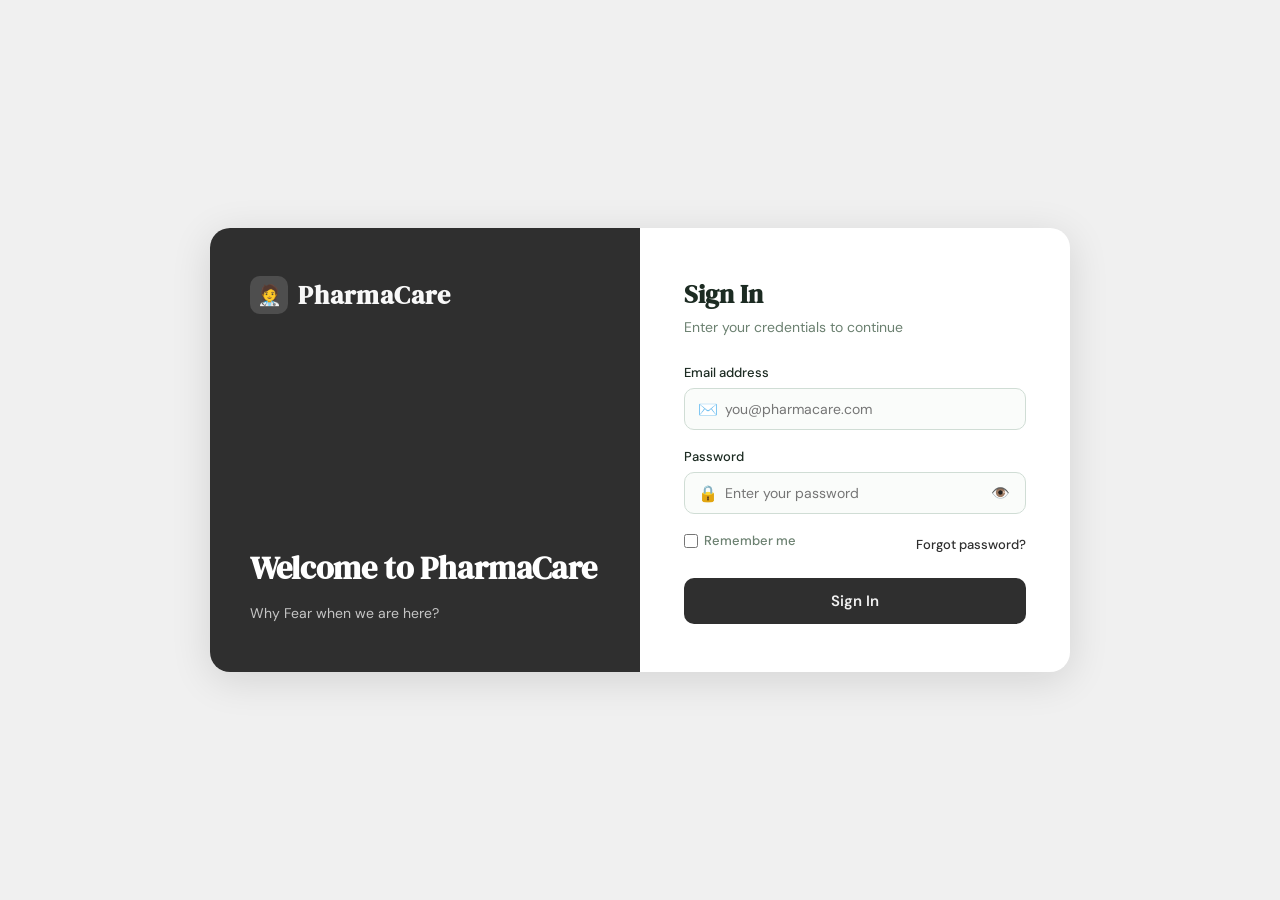
<file: frontend_pharma/login.html>
<!DOCTYPE html>
<html lang="en">
<head>
  <meta charset="UTF-8" />
  <meta name="viewport" content="width=device-width, initial-scale=1.0"/>
  <title>PharmaCare — Login</title>
  <link href="https://fonts.googleapis.com/css2?family=DM+Serif+Display&family=DM+Sans:wght@300;400;500;600&display=swap" rel="stylesheet"/>
  <link rel="stylesheet" href="login.css"/>
</head>
<body>

<div class="auth-wrapper">

  <div class="auth-panel">
    <div class="brand">
      <div class="brand-icon">🧑‍⚕️</div>
      <div class="brand-name">PharmaCare</div>
    </div>
    <div>
      <h2 class="panel-headline">Welcome to PharmaCare</h2>
      <p class="panel-sub">Why Fear when we are here?</p>
    </div>
  </div>

  <div class="auth-form-side">
    <h1 class="form-title">Sign In</h1>
    <p class="form-subtitle">Enter your credentials to continue</p>

    <div class="alert-box" id="alertBox"></div>

    <form id="loginForm" novalidate>

      <div class="field-group">
        <label for="email">Email address</label>
        <div class="input-wrap">
          <span class="icon">✉️</span>
          <input type="email" id="email"
                 placeholder="you@pharmacare.com"
                 autocomplete="username"/>
        </div>
        <div class="field-error" id="emailError">Please enter a valid email address.</div>
      </div>

      <div class="field-group">
        <label for="password">Password</label>
        <div class="input-wrap">
          <span class="icon">🔒</span>
          <input type="password" id="password"
                 placeholder="Enter your password"
                 autocomplete="current-password"/>
          <button type="button" class="toggle-pw" id="togglePw">👁️</button>
        </div>
        <div class="field-error" id="passwordError">Password must be at least 6 characters.</div>
      </div>

      <div class="form-extras">
        <label class="remember">
          <input type="checkbox" id="rememberMe"/> Remember me
        </label>
        <a href="#" class="forgot-link">Forgot password?</a>
      </div>

      <button type="submit" class="btn-login" id="submitBtn">
        <span class="btn-text">Sign In</span>
        <div class="spinner"></div>
      </button>

    </form>
  </div>

</div>

<script src="login.js"></script>
</body>
</html>
</file>
<file: frontend_pharma/login.css>
:root {
  --bg:        #ffffff;
  --card:      #ffffff;
  --primary:   #2f2f2f;
  --primary-h: #242424;
  --text:      #1c2b22;
  --muted:     #6b8070;
  --border:    #d0ddd5;
  --error:     #c0392b;
  --success:   #1a6b3c;
  --shadow:    0 8px 40px rgba(0,0,0,0.12);
}

*, *::before, *::after { box-sizing: border-box; margin: 0; padding: 0; }

body {
  font-family: 'DM Sans', sans-serif;
  min-height: 100vh;
  display: flex;
  align-items: center;
  justify-content: center;
  background: #ffffff;
  position: relative;
  overflow: hidden;
}

body::before {
  content: "";
  position: fixed;
  inset: 0;
  background-color: #f0f0f0;
  background-repeat: repeat;
  background-size: 450px;
  animation: scrollHeads 30s linear infinite;
  z-index: -1;
}
@keyframes scrollHeads {
  from { background-position: 0 0; }
  to   { background-position: 0 450px; }
}

.auth-wrapper {
  display: grid;
  grid-template-columns: 1fr 1fr;
  max-width: 860px;
  width: 92%;
  background: var(--card);
  border-radius: 20px;
  box-shadow: var(--shadow);
  overflow: hidden;
  animation: cardIn 0.5s cubic-bezier(0.22,1,0.36,1) both;
}
@keyframes cardIn {
  from { opacity: 0; transform: translateY(20px) scale(0.98); }
  to   { opacity: 1; transform: translateY(0) scale(1); }
}

.auth-panel {
  background: var(--primary);
  padding: 48px 40px;
  display: flex;
  flex-direction: column;
  justify-content: space-between;
  gap: 32px;
}
.brand { display: flex; align-items: center; gap: 10px; }
.brand-icon {
  width: 38px; height: 38px;
  background: rgba(255,255,255,0.15);
  border-radius: 10px;
  display: flex; align-items: center; justify-content: center;
  font-size: 20px;
}
.brand-name {
  font-family: 'DM Serif Display', serif;
  font-size: 26px; font-weight: 600;
  letter-spacing: 1px; color: #f8f8f8;
}
.panel-headline {
  font-family: 'DM Serif Display', serif;
  font-size: 32px; margin-bottom: 12px; color: #ffffff;
}
.panel-sub { font-size: 14px; opacity: 0.85; line-height: 1.6; color: #e0e0e0; }

.auth-form-side {
  padding: 48px 44px;
  display: flex;
  flex-direction: column;
  justify-content: center;
}
.form-title {
  font-family: 'DM Serif Display', serif;
  font-size: 26px; color: var(--text); margin-bottom: 6px;
}
.form-subtitle { font-size: 14px; color: var(--muted); margin-bottom: 28px; }

.field-group { margin-bottom: 18px; }
label { display: block; font-size: 13px; font-weight: 500; color: var(--text); margin-bottom: 7px; }
.input-wrap { position: relative; }
.input-wrap .icon {
  position: absolute; left: 14px; top: 50%;
  transform: translateY(-50%); font-size: 16px;
  pointer-events: none; color: var(--muted);
}
input[type="email"],
input[type="password"],
input[type="text"] {
  width: 100%;
  padding: 11px 14px 11px 40px;
  border: 1.5px solid var(--border);
  border-radius: 10px;
  font-family: 'DM Sans', sans-serif;
  font-size: 14px; color: var(--text);
  background: #fafcfa;
  transition: border-color 0.2s, box-shadow 0.2s;
  outline: none;
}
input:focus {
  border-color: var(--primary);
  box-shadow: 0 0 0 3px rgba(47,47,47,0.08);
  background: #fff;
}
input.error-input {
  border-color: var(--error);
  box-shadow: 0 0 0 3px rgba(192,57,43,0.1);
}
.toggle-pw {
  position: absolute; right: 12px; top: 50%;
  transform: translateY(-50%);
  background: none; border: none;
  cursor: pointer; font-size: 15px;
  color: var(--muted); padding: 4px;
}

.field-error {
  font-size: 12px; color: var(--error);
  margin-top: 5px; display: none;
  animation: fadeIn 0.2s ease;
}

.alert-box {
  padding: 12px 14px; border-radius: 10px;
  font-size: 13px; margin-bottom: 18px;
  display: none; animation: fadeIn 0.2s ease;
}
.alert-box.error   { background: #fdecea; color: var(--error);   border: 1px solid #f5c6c2; }
.alert-box.success { background: #e8f5ee; color: var(--success); border: 1px solid #b2dcc2; }

@keyframes fadeIn {
  from { opacity: 0; transform: translateY(-4px); }
  to   { opacity: 1; transform: translateY(0); }
}

.form-extras {
  display: flex; align-items: center;
  justify-content: space-between;
  margin-bottom: 22px; font-size: 13px;
}
.remember { display: flex; align-items: center; gap: 6px; color: var(--muted); cursor: pointer; }
.remember input[type="checkbox"] { accent-color: var(--primary); width: 14px; height: 14px; }
.forgot-link { color: var(--primary); text-decoration: none; font-weight: 500; }
.forgot-link:hover { text-decoration: underline; }

.btn-login {
  width: 100%; padding: 13px;
  background: var(--primary); color: #f0f0f0;
  border: none; border-radius: 10px;
  font-family: 'DM Sans', sans-serif;
  font-size: 15px; font-weight: 600;
  cursor: pointer;
  transition: background 0.2s, transform 0.15s;
}
.btn-login:hover:not(:disabled) { background: var(--primary-h); }
.btn-login:active:not(:disabled){ transform: scale(0.98); }
.btn-login:disabled { opacity: 0.7; cursor: not-allowed; }

.btn-login .spinner {
  display: none; width: 18px; height: 18px;
  border: 2px solid rgba(255,255,255,0.4);
  border-top-color: #fff; border-radius: 50%;
  animation: spin 0.6s linear infinite; margin: 0 auto;
}
@keyframes spin { to { transform: rotate(360deg); } }
.btn-login.loading .btn-text { display: none; }
.btn-login.loading .spinner  { display: block; }

@media (max-width: 640px) {
  .auth-wrapper { grid-template-columns: 1fr; }
  .auth-panel   { display: none; }
  .auth-form-side { padding: 36px 28px; }
}
</file>
